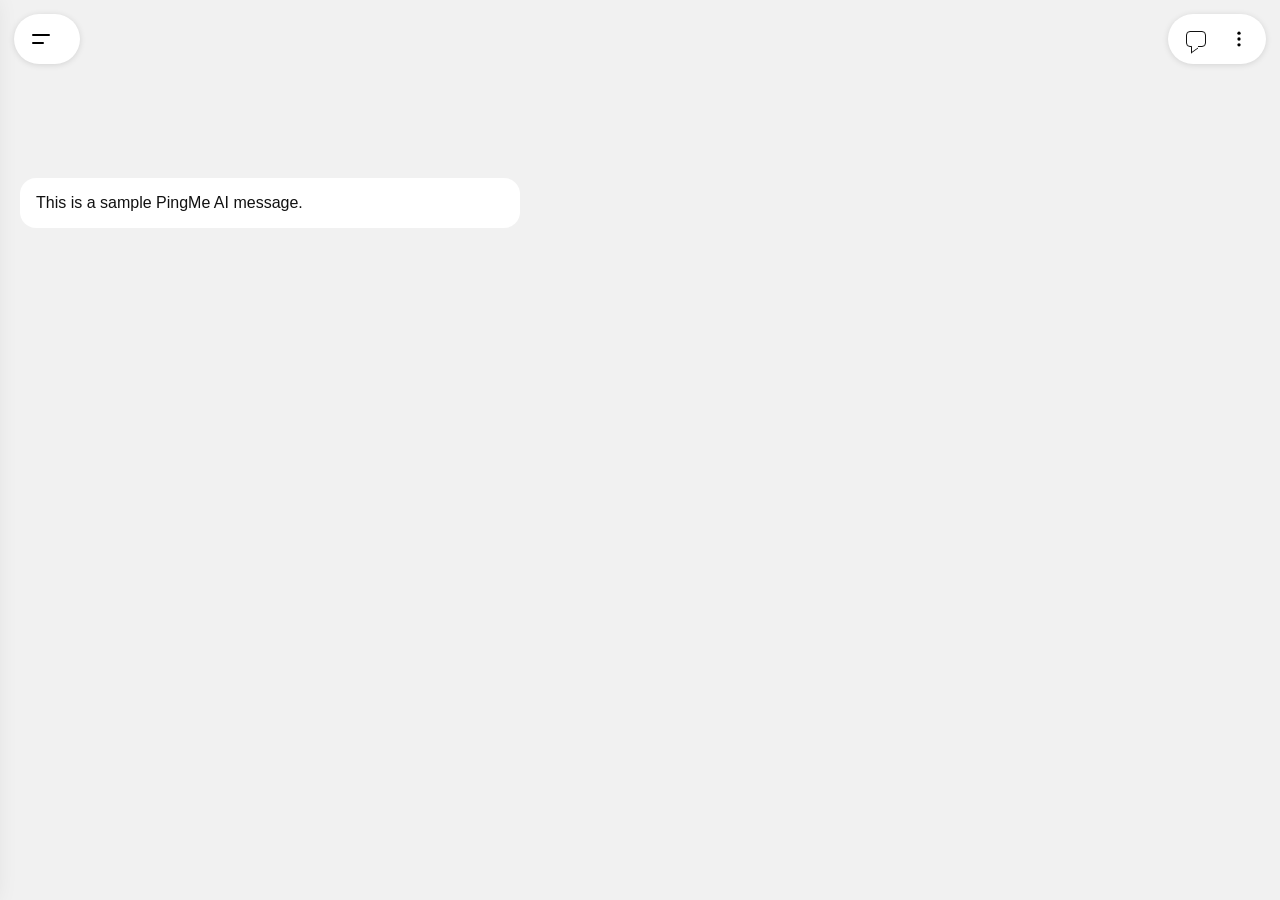
<file:  top-settings-pen.html>
<!DOCTYPE html>
<html lang="en">
<head>
<meta charset="UTF-8">
<meta name="viewport" content="width=device-width, initial-scale=1.0">
<title>PingMe AI - Top Settings</title>

<style>
*{
    box-sizing:border-box;
}

body{
    margin:0;
    background:#f1f1f1;
    font-family:Arial,sans-serif;
    color:#111;
}

/* TOP BAR */

.top-bar{
    display:flex;
    justify-content:space-between;
    padding:14px;
}

.pill{
    height:50px;
    background:#fff;
    border:0;
    border-radius:999px;
    box-shadow:0 1px 6px rgba(0,0,0,.12);
    cursor:pointer;
}

.left{
    width:66px;
    display:flex;
    flex-direction:column;
    justify-content:center;
    gap:6px;
    padding-left:18px;
}

.l{
    width:18px;
    height:2px;
    background:#000;
    border-radius:10px;
}

.l.s{
    width:12px;
}

.right{
    width:98px;
    display:flex;
    align-items:center;
    justify-content:space-around;
}


/* MESSAGE ICON */

.message-icon{
    width:20px;
    height:16px;
    border:1.8px solid #111;
    border-radius:4px;
    position:relative;
    display:block;
}

.message-icon:after{
    content:"";
    position:absolute;
    bottom:-5px;
    left:4px;
    width:6px;
    height:6px;
    border-left:1.8px solid #111;
    border-bottom:1.8px solid #111;
    transform:skewY(-35deg);
    background:#fff;
}


/* PEN ICON */

.pen-box{
    width:20px;
    height:20px;
    position:relative;
    display:block;
}

.pen-box:before{
    content:"";
    position:absolute;
    width:13px;
    height:6px;
    border:1.8px solid #111;
    border-radius:2px;
    transform:rotate(-45deg);
    left:3px;
    top:7px;
}

.pen-box:after{
    content:"";
    position:absolute;
    width:5px;
    height:5px;
    border-left:1.8px solid #111;
    border-bottom:1.8px solid #111;
    transform:rotate(-45deg);
    left:1px;
    top:12px;
}


/* COMMON PANEL */

.panel{
    position:fixed;
    top:74px;
    right:14px;
    width:310px;
    max-width:calc(100% - 28px);
    max-height:calc(100vh - 90px);
    overflow-y:auto;

    background:#fff;
    border-radius:18px;

    box-shadow:0 8px 35px rgba(0,0,0,.16);

    padding:10px;

    opacity:0;
    visibility:hidden;

    transform:translateY(-8px);

    transition:
        opacity .2s ease,
        transform .2s ease,
        visibility .2s ease;

    z-index:100;
}

.panel.show{
    opacity:1;
    visibility:visible;
    transform:translateY(0);
}


/* PANEL ITEM */

.panel-item{
    width:100%;
    border:0;
    background:transparent;

    display:flex;
    align-items:center;

    gap:12px;

    padding:11px 10px;

    border-radius:12px;

    cursor:pointer;
    text-align:left;
}

.panel-item:hover{
    background:#f5f5f5;
}

.panel-icon{
    width:25px;
    min-width:25px;
    height:25px;

    display:flex;
    align-items:center;
    justify-content:center;
}

.panel-icon svg{
    width:19px;
    height:19px;

    fill:none;
    stroke:#111;
    stroke-width:1.8;
    stroke-linecap:round;
    stroke-linejoin:round;
}

.panel-text{
    display:flex;
    flex-direction:column;
}

.panel-title{
    font-size:13px;
    font-weight:600;
}

.panel-description{
    margin-top:2px;
    color:#777;
    font-size:10px;
}


/* DIVIDER */

.panel-divider{
    height:1px;
    background:#e8e8e8;
    margin:7px 8px;
}


/* LEFT MENU */

.side-menu{
    position:fixed;
    top:0;
    left:0;

    width:280px;
    max-width:85%;
    height:100vh;

    background:#fff;

    box-shadow:5px 0 25px rgba(0,0,0,.12);

    transform:translateX(-105%);
    transition:.3s ease;

    z-index:200;

    padding:18px 14px;
}

.side-menu.show{
    transform:translateX(0);
}

.menu-title{
    font-size:18px;
    font-weight:700;
    margin-bottom:18px;
}

.menu-item{
    width:100%;
    border:0;
    background:transparent;

    display:flex;
    align-items:center;

    gap:13px;

    padding:13px 10px;

    border-radius:12px;

    cursor:pointer;
    text-align:left;
}

.menu-item:hover{
    background:#f5f5f5;
}

.menu-icon{
    width:25px;
    min-width:25px;
    height:25px;

    display:flex;
    align-items:center;
    justify-content:center;
}

.menu-icon svg{
    width:19px;
    height:19px;

    fill:none;
    stroke:#111;
    stroke-width:1.8;
    stroke-linecap:round;
    stroke-linejoin:round;
}

.menu-text{
    font-size:14px;
}

.close-menu{
    position:absolute;

    top:15px;
    right:12px;

    border:0;

    background:#f5f5f5;

    width:34px;
    height:34px;

    border-radius:50%;

    font-size:20px;

    cursor:pointer;
}


/* OVERLAY */

.overlay{
    position:fixed;
    inset:0;

    background:rgba(0,0,0,.15);

    opacity:0;
    visibility:hidden;

    transition:.2s;

    z-index:150;
}

.overlay.show{
    opacity:1;
    visibility:visible;
}


/* SAMPLE MESSAGE */

.message{
    margin:100px 20px;

    background:#fff;

    padding:16px;

    border-radius:16px;

    max-width:500px;
}


/* MOBILE */

@media(max-width:600px){

    .panel{
        top:70px;
        right:10px;
        width:calc(100% - 20px);
    }

    .side-menu{
        width:280px;
    }

}
</style>
</head>


<body>


<!-- ================================= -->
<!-- TOP BAR -->
<!-- ================================= -->

<div class="top-bar">

    <!-- LEFT MENU -->

    <button
        class="pill left"
        id="menuBtn">

        <span class="l"></span>
        <span class="l s"></span>

    </button>


    <!-- RIGHT -->

    <button
        class="pill right"
        id="topBtn">

        <!-- MESSAGE ICON -->

        <span
            class="message-icon"
            id="messageIcon">
        </span>


        <!-- PEN ICON -->

        <span
            class="pen-box"
            id="penIcon"
            style="display:none">
        </span>


        <!-- THREE DOTS -->

        <svg
            width="20"
            height="20"
            viewBox="0 0 24 24">

            <circle
                cx="12"
                cy="5"
                r="2"
                fill="black"/>

            <circle
                cx="12"
                cy="12"
                r="2"
                fill="black"/>

            <circle
                cx="12"
                cy="19"
                r="2"
                fill="black"/>

        </svg>

    </button>

</div>


<!-- ================================= -->
<!-- OVERLAY -->
<!-- ================================= -->

<div
    class="overlay"
    id="overlay">
</div>


<!-- ================================= -->
<!-- LEFT MENU -->
<!-- ================================= -->

<div
    class="side-menu"
    id="sideMenu">

    <button
        class="close-menu"
        id="closeMenu">

        ×

    </button>


    <div class="menu-title">
        PingMe
    </div>


    <!-- NEW CHAT -->

    <button class="menu-item">

        <span class="menu-icon">

            <svg viewBox="0 0 24 24">

                <path d="M12 5v14"/>
                <path d="M5 12h14"/>

            </svg>

        </span>

        <span class="menu-text">
            New Chat
        </span>

    </button>


    <!-- CHAT HISTORY -->

    <button class="menu-item">

        <span class="menu-icon">

            <svg viewBox="0 0 24 24">

                <path
                    d="M3 12a9 9 0 1 0 3-6.7"/>

                <path
                    d="M3 4v5h5"/>

                <path
                    d="M12 7v5l3 2"/>

            </svg>

        </span>

        <span class="menu-text">
            Chat History
        </span>

    </button>


    <!-- SEARCH CHATS -->

    <button class="menu-item">

        <span class="menu-icon">

            <svg viewBox="0 0 24 24">

                <circle
                    cx="11"
                    cy="11"
                    r="7"/>

                <path
                    d="m20 20-4-4"/>

            </svg>

        </span>

        <span class="menu-text">
            Search Chats
        </span>

    </button>


    <!-- SAVED CHATS -->

    <button class="menu-item">

        <span class="menu-icon">

            <svg viewBox="0 0 24 24">

                <path
                    d="M6 3h12a2 2 0 0 1 2 2v16l-8-4-8 4V5a2 2 0 0 1 2-2Z"/>

            </svg>

        </span>

        <span class="menu-text">
            Saved Chats
        </span>

    </button>


    <!-- SETTINGS -->

    <button class="menu-item">

        <span class="menu-icon">

            <svg viewBox="0 0 24 24">

                <circle
                    cx="12"
                    cy="12"
                    r="3"/>

                <path
                    d="M12 2v4M12 18v4M2 12h4M18 12h4"/>

            </svg>

        </span>

        <span class="menu-text">
            Settings
        </span>

    </button>


    <!-- HELP -->

    <button class="menu-item">

        <span class="menu-icon">

            <svg viewBox="0 0 24 24">

                <circle
                    cx="12"
                    cy="12"
                    r="9"/>

                <path
                    d="M9.5 9a2.5 2.5 0 1 1 4.2 1.8c-1.2 1-1.7 1.4-1.7 2.7"/>

                <circle
                    cx="12"
                    cy="17"
                    r="1"
                    fill="#111"
                    stroke="none"/>

            </svg>

        </span>

        <span class="menu-text">
            Help & Feedback
        </span>

    </button>

</div>


<!-- ================================= -->
<!-- SETTINGS PANEL -->
<!-- ================================= -->

<div
    class="panel"
    id="settingsPanel">


    <button class="panel-item">

        <span class="panel-icon">

            <svg viewBox="0 0 24 24">

                <rect
                    x="5"
                    y="7"
                    width="14"
                    height="11"
                    rx="2"/>

                <circle
                    cx="9"
                    cy="12"
                    r="1"/>

                <circle
                    cx="15"
                    cy="12"
                    r="1"/>

                <path
                    d="M12 7V4"/>

            </svg>

        </span>

        <span class="panel-text">

            <span class="panel-title">
                AI Model
            </span>

            <span class="panel-description">
                Choose your AI model
            </span>

        </span>

    </button>


    <button class="panel-item">

        <span class="panel-icon">

            <svg viewBox="0 0 24 24">

                <path
                    d="M4 5h16v11H8l-4 4V5Z"/>

            </svg>

        </span>

        <span class="panel-text">

            <span class="panel-title">
                Chat Options
            </span>

            <span class="panel-description">
                Customize your chat
            </span>

        </span>

    </button>


    <button class="panel-item">

        <span class="panel-icon">

            <svg viewBox="0 0 24 24">

                <rect
                    x="5"
                    y="3"
                    width="14"
                    height="18"
                    rx="2"/>

                <path d="M8 8h8"/>
                <path d="M8 12h8"/>
                <path d="M8 16h5"/>

            </svg>

        </span>

        <span class="panel-text">

            <span class="panel-title">
                Temporary Chat
            </span>

            <span class="panel-description">
                Don't save this conversation
            </span>

        </span>

    </button>


    <button class="panel-item">

        <span class="panel-icon">

            <svg viewBox="0 0 24 24">

                <path
                    d="M5 3h10l4 4v14H5V3Z"/>

                <path
                    d="M9 12h6M9 16h4"/>

            </svg>

        </span>

        <span class="panel-text">

            <span class="panel-title">
                Chat Name
            </span>

            <span class="panel-description">
                Rename this conversation
            </span>

        </span>

    </button>


    <div class="panel-divider"></div>


    <button class="panel-item">

        <span class="panel-icon">

            <svg viewBox="0 0 24 24">

                <circle
                    cx="12"
                    cy="12"
                    r="8"/>

                <path d="M12 4v16"/>
                <path d="M4 12h16"/>

            </svg>

        </span>

        <span class="panel-text">

            <span class="panel-title">
                Appearance
            </span>

            <span class="panel-description">
                Light, dark and system
            </span>

        </span>

    </button>


    <button class="panel-item">

        <span class="panel-icon">

            <svg viewBox="0 0 24 24">

                <circle
                    cx="12"
                    cy="12"
                    r="9"/>

                <path d="M3 12h18"/>
                <path d="M12 3c3 3 3 15 0 18"/>
                <path d="M12 3c-3 3-3 15 0 18"/>

            </svg>

        </span>

        <span class="panel-text">

            <span class="panel-title">
                Language
            </span>

            <span class="panel-description">
                Choose your language
            </span>

        </span>

    </button>


    <button class="panel-item">

        <span class="panel-icon">

            <svg viewBox="0 0 24 24">

                <rect
                    x="9"
                    y="3"
                    width="6"
                    height="11"
                    rx="3"/>

                <path d="M5 11a7 7 0 0 0 14 0"/>
                <path d="M12 18v3"/>
                <path d="M8 21h8"/>

            </svg>

        </span>

        <span class="panel-text">

            <span class="panel-title">
                Voice
            </span>

            <span class="panel-description">
                Voice preferences
            </span>

        </span>

    </button>


    <button class="panel-item">

        <span class="panel-icon">

            <svg viewBox="0 0 24 24">

                <circle
                    cx="12"
                    cy="8"
                    r="3"/>

                <path
                    d="M5 21a7 7 0 0 1 14 0"/>

            </svg>

        </span>

        <span class="panel-text">

            <span class="panel-title">
                Personalization
            </span>

            <span class="panel-description">
                Customize your experience
            </span>

        </span>

    </button>


    <button class="panel-item">

        <span class="panel-icon">

            <svg viewBox="0 0 24 24">

                <rect
                    x="5"
                    y="4"
                    width="14"
                    height="16"
                    rx="2"/>

                <path d="M8 8h8"/>
                <path d="M8 12h6"/>
                <path d="M8 16h4"/>

            </svg>

        </span>

        <span class="panel-text">

            <span class="panel-title">
                Memory
            </span>

            <span class="panel-description">
                Manage saved information
            </span>

        </span>

    </button>


    <button class="panel-item">

        <span class="panel-icon">

            <svg viewBox="0 0 24 24">

                <path
                    d="M18 9a6 6 0 0 0-12 0c0 7-3 7-3 9h18c0-2-3-2-3-9"/>

                <path d="M10 21h4"/>

            </svg>

        </span>

        <span class="panel-text">

            <span class="panel-title">
                Notifications
            </span>

            <span class="panel-description">
                Notification settings
            </span>

        </span>

    </button>


    <button class="panel-item">

        <span class="panel-icon">

            <svg viewBox="0 0 24 24">

                <rect
                    x="5"
                    y="10"
                    width="14"
                    height="10"
                    rx="2"/>

                <path
                    d="M8 10V7a4 4 0 0 1 8 0v3"/>

            </svg>

        </span>

        <span class="panel-text">

            <span class="panel-title">
                Privacy & Data
            </span>

            <span class="panel-description">
                Control your data
            </span>

        </span>

    </button>


    <button class="panel-item">

        <span class="panel-icon">

            <svg viewBox="0 0 24 24">

                <circle
                    cx="7"
                    cy="12"
                    r="3"/>

                <circle
                    cx="17"
                    cy="7"
                    r="3"/>

                <circle
                    cx="17"
                    cy="17"
                    r="3"/>

                <path
                    d="M9.5 10.5 14.5 8.5M9.5 13.5 14.5 15.5"/>

            </svg>

        </span>

        <span class="panel-text">

            <span class="panel-title">
                API / AI Connection
            </span>

            <span class="panel-description">
                Manage AI connection
            </span>

        </span>

    </button>


    <button class="panel-item">

        <span class="panel-icon">

            <svg viewBox="0 0 24 24">

                <circle
                    cx="12"
                    cy="12"
                    r="9"/>

                <path d="M12 11v6"/>

                <circle
                    cx="12"
                    cy="7"
                    r="1"
                    fill="#111"
                    stroke="none"/>

            </svg>

        </span>

        <span class="panel-text">

            <span class="panel-title">
                About PingMe
            </span>

            <span class="panel-description">
                App information
            </span>

        </span>

    </button>

</div>


<!-- ================================= -->
<!-- PEN PANEL -->
<!-- ONLY 2 OPTIONS -->
<!-- ================================= -->

<div
    class="panel"
    id="penPanel">


    <!-- COPY MESSAGE -->

    <button
        class="panel-item"
        id="copyMessageBtn">

        <span class="panel-icon">

            <svg viewBox="0 0 24 24">

                <rect
                    x="8"
                    y="8"
                    width="11"
                    height="11"
                    rx="2"/>

                <path
                    d="M16 8V6a2 2 0 0 0-2-2H6a2 2 0 0 0-2 2v8a2 2 0 0 0 2 2h2"/>

            </svg>

        </span>

        <span class="panel-text">

            <span class="panel-title">
                Copy Message
            </span>

            <span class="panel-description">
                Copy this message
            </span>

        </span>

    </button>


    <!-- EDIT MESSAGE -->

    <button
        class="panel-item"
        id="editMessageBtn">

        <span class="panel-icon">

            <svg viewBox="0 0 24 24">

                <path
                    d="M4 20h4L19 9a2.1 2.1 0 0 0-3-3L5 17v3Z"/>

                <path
                    d="M14 7l3 3"/>

            </svg>

        </span>

        <span class="panel-text">

            <span class="panel-title">
                Edit Message
            </span>

            <span class="panel-description">
                Edit this message
            </span>

        </span>

    </button>

</div>


<!-- ================================= -->
<!-- SAMPLE MESSAGE -->
<!-- ================================= -->

<div
    class="message"
    id="sampleMessage">

    This is a sample PingMe AI message.

</div>


<script>

/* ELEMENTS */

const menuBtn =
    document.getElementById("menuBtn");

const sideMenu =
    document.getElementById("sideMenu");

const closeMenu =
    document.getElementById("closeMenu");

const overlay =
    document.getElementById("overlay");

const topBtn =
    document.getElementById("topBtn");

const settingsPanel =
    document.getElementById("settingsPanel");

const penPanel =
    document.getElementById("penPanel");

const messageIcon =
    document.getElementById("messageIcon");

const penIcon =
    document.getElementById("penIcon");

const copyMessageBtn =
    document.getElementById("copyMessageBtn");

const editMessageBtn =
    document.getElementById("editMessageBtn");

const sampleMessage =
    document.getElementById("sampleMessage");


/* ================================= */
/* LEFT MENU */
/* ================================= */

menuBtn.addEventListener(
    "click",
    function(e){

        e.stopPropagation();

        sideMenu.classList.add("show");

        overlay.classList.add("show");

        settingsPanel.classList.remove("show");

        penPanel.classList.remove("show");

    }
);


/* CLOSE MENU */

closeMenu.addEventListener(
    "click",
    function(){

        sideMenu.classList.remove("show");

        overlay.classList.remove("show");

    }
);


/* OVERLAY */

overlay.addEventListener(
    "click",
    function(){

        sideMenu.classList.remove("show");

        overlay.classList.remove("show");

    }
);


/* ================================= */
/* TOP RIGHT BUTTON */
/* ================================= */

topBtn.addEventListener(
    "click",
    function(e){

        e.stopPropagation();

        /*
        MESSAGE ICON
        = SETTINGS
        */

        if(
            messageIcon.style.display !== "none"
        ){

            settingsPanel.classList.toggle("show");

            penPanel.classList.remove("show");

        }

        /*
        PEN ICON
        = COPY + EDIT
        */

        else{

            penPanel.classList.toggle("show");

            settingsPanel.classList.remove("show");

        }

    }
);


/* ================================= */
/* OUTSIDE CLICK */
/* ================================= */

document.addEventListener(
    "click",
    function(e){

        if(
            !topBtn.contains(e.target) &&
            !settingsPanel.contains(e.target) &&
            !penPanel.contains(e.target)
        ){

            settingsPanel.classList.remove("show");

            penPanel.classList.remove("show");

        }

    }
);


/* ================================= */
/* COPY MESSAGE */
/* ================================= */

copyMessageBtn.addEventListener(
    "click",
    function(e){

        e.stopPropagation();

        const text =
            sampleMessage.innerText;

        navigator.clipboard.writeText(text)
        .then(
            function(){

                const title =
                    copyMessageBtn.querySelector(
                        ".panel-title"
                    );

                title.textContent =
                    "Copied!";

                setTimeout(
                    function(){

                        title.textContent =
                            "Copy Message";

                    },
                    1200
                );

            }
        );

    }
);


/* ================================= */
/* EDIT MESSAGE */
/* ================================= */

editMessageBtn.addEventListener(
    "click",
    function(e){

        e.stopPropagation();

        const oldText =
            sampleMessage.innerText;

        const newText =
            prompt(
                "Edit message:",
                oldText
            );

        if(
            newText !== null &&
            newText.trim() !== ""
        ){

            sampleMessage.innerText =
                newText;

        }

        penPanel.classList.remove("show");

    }
);


/* ================================= */
/* DEMO */
/*
   এই sample-এ message icon থেকে
   pen icon দেখানোর জন্য নিচের অংশটি
   test হিসেবে রাখা হয়েছে।

   তিন-ডট অংশে right-click করলে
   pen icon দেখা যাবে।
*/
/* ================================= */

topBtn.addEventListener(
    "contextmenu",
    function(e){

        e.preventDefault();

        messageIcon.style.display =
            "none";

        penIcon.style.display =
            "block";

        settingsPanel.classList.remove("show");

        penPanel.classList.remove("show");

    }
);

</script>

</body>
</html>
</file>
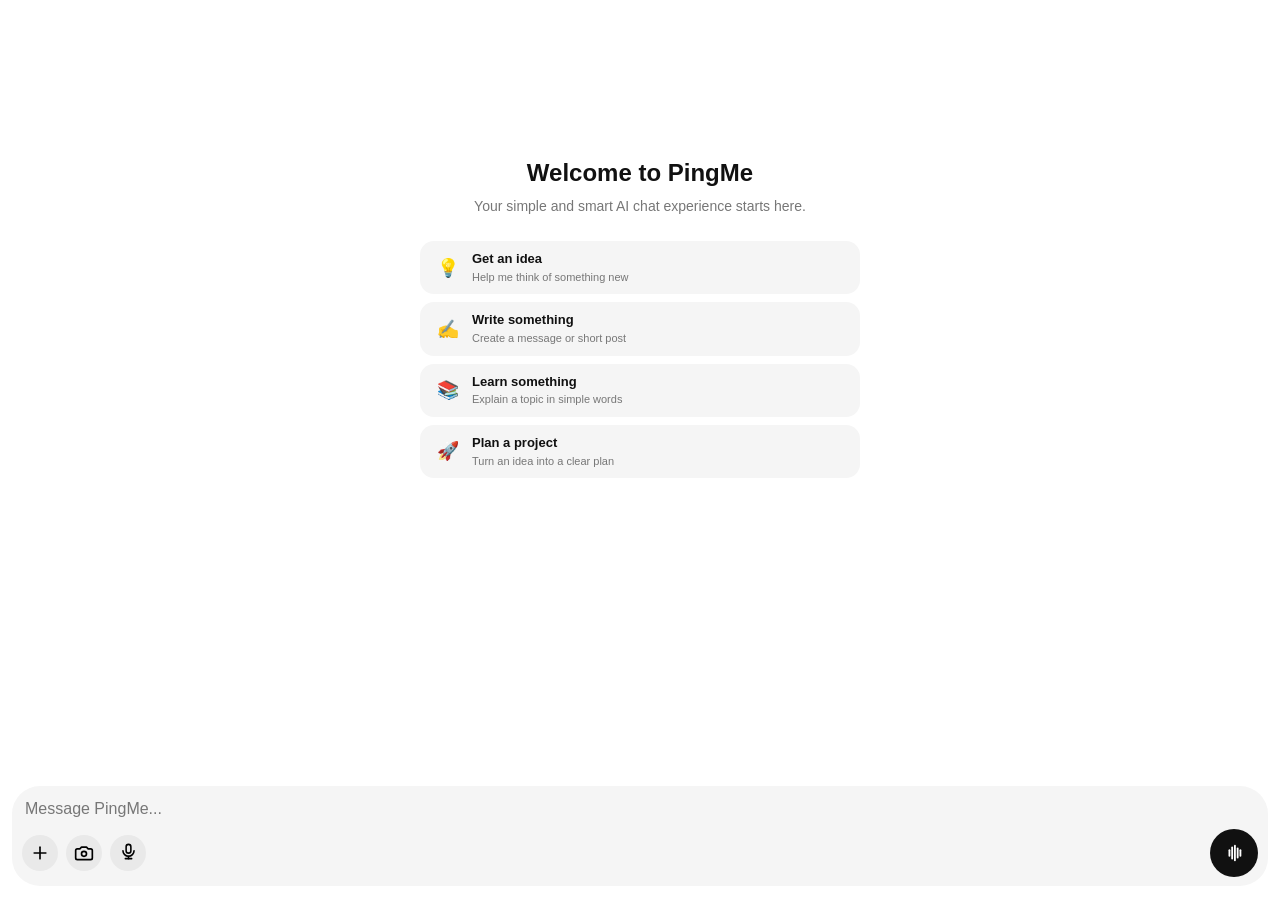
<file: final.html>
<!DOCTYPE html>
<html lang="bn">
<head>
<meta charset="UTF-8">
<meta name="viewport" content="width=device-width, initial-scale=1.0">

<title>PingMe Basic Input Sample</title>

<style>
*{
    box-sizing:border-box;
}

body{
    margin:0;
    background:#ffffff;
    font-family:Arial, sans-serif;
    min-height:100vh;
    display:flex;
    flex-direction:column;
}

.chat-area{
    flex:1;
    padding:20px;
    overflow-y:auto;
}


/* =========================
   WELCOME MESSAGE
========================= */

.welcome-message{
    max-width:650px;
    margin:13vh auto 0;
    text-align:center;
    padding:20px;
}

.welcome-title{
    margin:0;
    color:#111111;
    font-size:24px;
    font-weight:600;
    line-height:1.3;
}

.welcome-text{
    margin:8px 0 0;
    color:#777777;
    font-size:14px;
    line-height:1.5;
}


/* =========================
   SMALL SUGGESTION LINES
========================= */

.suggestions{
    margin-top:24px;

    display:flex;
    flex-direction:column;

    gap:8px;

    width:100%;
    max-width:440px;

    margin-left:auto;
    margin-right:auto;

    text-align:left;
}

.suggestion-card{
    width:100%;

    min-height:48px;

    border:none;
    border-radius:14px;

    background:#f5f5f5;

    padding:10px 14px;

    cursor:pointer;

    display:flex;
    align-items:center;

    text-align:left;

    transition:
        background .22s ease,
        transform .22s ease,
        opacity .22s ease;
}

.suggestion-card:hover{
    background:#eeeeee;
}

.suggestion-card:active{
    transform:scale(.98);
}

.suggestion-icon{
    width:28px;
    min-width:28px;

    font-size:18px;
    line-height:1;

    display:flex;
    align-items:center;
    justify-content:center;

    margin-right:10px;
}

.suggestion-title{
    color:#111111;
    font-size:13px;
    font-weight:600;
    line-height:1.3;
}

.suggestion-description{
    margin-top:2px;

    color:#777777;

    font-size:11px;
    line-height:1.3;
}


/* =========================
   CHANGE ANIMATION
========================= */

.suggestion-card.changing{
    opacity:0;
    transform:translateY(7px);
}


/* =========================
   INPUT AREA
========================= */

.input-area{
    padding:10px 12px 14px;
    background:#ffffff;
}

.input-card{
    width:100%;
    background:#f5f5f5;
    border-radius:28px;
    padding:10px 10px 9px;
    position:relative;

    transition:
        border-radius .35s cubic-bezier(.22,1,.36,1),
        padding .35s cubic-bezier(.22,1,.36,1),
        transform .35s cubic-bezier(.22,1,.36,1),
        box-shadow .35s ease;
}

.input-card:focus-within{
    border-radius:20px;
    padding-top:24px;
    padding-bottom:20px;
    transform:translateY(-6px);
    box-shadow:0 7px 24px rgba(0,0,0,.09);
}

.input-row{
    display:flex;
    align-items:flex-end;
}

.input{
    flex:1;
    border:none;
    outline:none;
    resize:none;
    background:transparent;
    color:#111111;
    font-size:16px;
    line-height:22px;

    min-height:24px;
    max-height:130px;

    padding:2px 3px;
    font-family:inherit;

    transition:height .18s ease;
}

.input::placeholder{
    color:#777777;
}

.action-row{
    display:flex;
    align-items:center;
    justify-content:space-between;
    margin-top:7px;
}

.left-actions{
    display:flex;
    align-items:center;
    gap:8px;
}


/* =========================
   BUTTONS
========================= */

.plus-button,
.camera-button,
.small-mic-button{
    width:36px;
    height:36px;
    border:none;
    border-radius:50%;
    background:#e9e9e9;

    display:flex;
    align-items:center;
    justify-content:center;

    cursor:pointer;

    transition:
        background .25s ease,
        transform .2s ease;
}

.plus-button:active,
.camera-button:active,
.small-mic-button:active{
    transform:scale(.9);
}

.plus-button svg{
    width:20px;
    height:20px;
}

.camera-button svg{
    width:20px;
    height:20px;
}

.small-mic-button svg{
    width:19px;
    height:19px;
}


/* =========================
   PLUS MENU
========================= */

.plus-menu{
    position:absolute;

    left:10px;
    bottom:64px;

    width:230px;

    padding:8px;

    background:#ffffff;
    border-radius:20px;

    display:flex;
    flex-direction:column;
    gap:6px;

    box-shadow:
        0 8px 28px rgba(0,0,0,.14);

    border:1px solid #eeeeee;

    opacity:0;
    visibility:hidden;
    pointer-events:none;

    transform:translateY(18px);

    transition:
        opacity .25s ease,
        transform .35s cubic-bezier(.16,1,.3,1),
        visibility .25s ease;
}

.plus-menu.show{
    opacity:1;
    visibility:visible;
    pointer-events:auto;

    transform:translateY(0);
}


/* =========================
   PLUS OPTIONS
========================= */

.plus-option{
    width:100%;
    min-height:54px;

    border:none;
    background:#f7f7f7;
    color:#111111;

    border-radius:14px;

    padding:8px 12px;

    display:flex;
    flex-direction:row;
    align-items:center;
    justify-content:flex-start;

    gap:12px;

    font-size:13px;
    font-family:inherit;

    cursor:pointer;

    opacity:0;
    transform:translateY(8px);

    transition:
        background .2s ease,
        opacity .22s ease,
        transform .25s ease;
}

.plus-menu.show .plus-option{
    opacity:1;
    transform:translateY(0);
}

.plus-menu.show .plus-option:nth-child(1){
    transition-delay:.03s;
}

.plus-menu.show .plus-option:nth-child(2){
    transition-delay:.07s;
}

.plus-menu.show .plus-option:nth-child(3){
    transition-delay:.11s;
}

.plus-menu.show .plus-option:nth-child(4){
    transition-delay:.15s;
}

.plus-option:active{
    background:#eeeeee;
    transform:scale(.98);
}

.plus-option svg{
    width:21px;
    height:21px;
    flex-shrink:0;
}


/* =========================
   UPDATE MODEL
========================= */

.update-model-icon{
    width:21px;
    height:21px;

    display:flex;
    align-items:center;
    justify-content:center;

    font-size:19px;
    line-height:1;
}


/* =========================
   SMALL MIC
========================= */

.mic-normal{
    display:block;
}

.small-mic-button.recording{
    background:#eeeeee;
}

.small-mic-button.recording .mic-normal{
    display:none;
}

.voice-bars{
    display:none;
    align-items:center;
    justify-content:center;
    gap:2px;
    height:20px;
}

.small-mic-button.recording .voice-bars{
    display:flex;
}

.voice-bars span{
    width:2.5px;
    height:7px;
    border-radius:5px;
    background:#111111;

    animation:
        voiceWave .7s ease-in-out infinite alternate;
}

.voice-bars span:nth-child(2){
    animation-delay:.12s;
}

.voice-bars span:nth-child(3){
    animation-delay:.24s;
}

.voice-bars span:nth-child(4){
    animation-delay:.36s;
}

.voice-bars span:nth-child(5){
    animation-delay:.48s;
}

@keyframes voiceWave{

    from{
        height:5px;
    }

    to{
        height:18px;
    }

}


/* =========================
   VOICE / SEND
========================= */

.voice-send-button{
    width:48px;
    height:48px;

    border:none;
    border-radius:50%;

    background:#111111;
    color:#ffffff;

    display:flex;
    align-items:center;
    justify-content:center;

    cursor:pointer;

    transition:transform .25s ease;
}

.voice-send-button:active{
    transform:scale(.88);
}

.voice-icon{
    display:flex;
    align-items:center;
    justify-content:center;
}

.voice-icon svg{
    width:22px;
    height:22px;
}

.send-icon{
    display:none;
}

.send-icon svg{
    width:22px;
    height:22px;
}

.voice-send-button.active .voice-icon{
    display:none;
}

.voice-send-button.active .send-icon{
    display:flex;
    align-items:center;
    justify-content:center;
}


/* =========================
   MOBILE
========================= */

@media(max-width:480px){

    .input-area{
        padding-left:9px;
        padding-right:9px;
    }

    .input-card{
        border-radius:26px;
    }

    .voice-send-button{
        width:47px;
        height:47px;
    }

    .plus-menu{
        left:8px;
        bottom:62px;
        width:230px;
    }

    .plus-option{
        min-height:52px;
        font-size:12px;
    }

    .welcome-message{
        margin-top:12vh;
        padding:15px;
    }

    .welcome-title{
        font-size:22px;
    }

    .welcome-text{
        font-size:13px;
    }

    .suggestions{
        margin-top:22px;
        gap:7px;
        max-width:100%;
    }

    .suggestion-card{
        min-height:46px;
        padding:9px 12px;
        border-radius:13px;
    }

    .suggestion-icon{
        width:26px;
        min-width:26px;
        font-size:17px;
        margin-right:8px;
    }

    .suggestion-title{
        font-size:12px;
    }

    .suggestion-description{
        font-size:10px;
    }

}
</style>
</head>

<body>

<div class="chat-area">

    <!-- WELCOME MESSAGE -->

    <div class="welcome-message">

        <h1 class="welcome-title">
            Welcome to PingMe<span id="welcomeName"></span>
        </h1>

        <p class="welcome-text">
            Your simple and smart AI chat experience starts here.
        </p>


        <!-- SMALL SUGGESTION LINES -->

        <div class="suggestions" id="suggestions">

            <button class="suggestion-card">

                <div class="suggestion-icon">
                    💡
                </div>

                <div>
                    <div class="suggestion-title">
                        Get an idea
                    </div>

                    <div class="suggestion-description">
                        Help me think of something new
                    </div>
                </div>

            </button>


            <button class="suggestion-card">

                <div class="suggestion-icon">
                    ✍️
                </div>

                <div>
                    <div class="suggestion-title">
                        Write something
                    </div>

                    <div class="suggestion-description">
                        Create a message or short post
                    </div>
                </div>

            </button>


            <button class="suggestion-card">

                <div class="suggestion-icon">
                    📚
                </div>

                <div>
                    <div class="suggestion-title">
                        Learn something
                    </div>

                    <div class="suggestion-description">
                        Explain a topic in simple words
                    </div>
                </div>

            </button>


            <button class="suggestion-card">

                <div class="suggestion-icon">
                    🚀
                </div>

                <div>
                    <div class="suggestion-title">
                        Plan a project
                    </div>

                    <div class="suggestion-description">
                        Turn an idea into a clear plan
                    </div>
                </div>

            </button>

        </div>

    </div>

</div>


<div class="input-area">

    <div class="input-card">


        <!-- PLUS MENU -->

        <div id="plusMenu" class="plus-menu">


            <!-- FILE -->

            <button class="plus-option">

                <svg
                    viewBox="0 0 24 24"
                    fill="none"
                    stroke="black"
                    stroke-width="2"
                    stroke-linecap="round"
                    stroke-linejoin="round"
                >
                    <path d="M13 2H6a2 2 0 0 0-2 2v16a2 2 0 0 0 2 2h12a2 2 0 0 0 2-2V9z"/>
                    <path d="M13 2v7h7"/>
                </svg>

                <span>File</span>

            </button>


            <!-- PHOTO -->

            <button class="plus-option">

                <svg
                    viewBox="0 0 24 24"
                    fill="none"
                    stroke="black"
                    stroke-width="2"
                    stroke-linecap="round"
                    stroke-linejoin="round"
                >
                    <rect
                        x="3"
                        y="3"
                        width="18"
                        height="18"
                        rx="3"
                    />

                    <circle
                        cx="8.5"
                        cy="8.5"
                        r="1.5"
                    />

                    <path d="M21 15l-5-5L5 21"/>
                </svg>

                <span>Photo</span>

            </button>


            <!-- CAMERA -->

            <button class="plus-option">

                <svg
                    viewBox="0 0 24 24"
                    fill="none"
                    stroke="black"
                    stroke-width="2"
                    stroke-linecap="round"
                    stroke-linejoin="round"
                >
                    <path d="M4 7h3l2-2h6l2 2h3a2 2 0 0 1 2 2v9a2 2 0 0 1-2 2H4a2 2 0 0 1-2-2V9a2 2 0 0 1 2-2z"/>

                    <circle
                        cx="12"
                        cy="13"
                        r="3"
                    />
                </svg>

                <span>Camera</span>

            </button>


            <!-- UPDATE MODEL -->

            <button class="plus-option">

                <span class="update-model-icon">
                    🔄
                </span>

                <span>Update Model</span>

            </button>

        </div>


        <!-- INPUT -->

        <div class="input-row">

            <textarea
                id="chatInput"
                class="input"
                rows="1"
                placeholder="Message PingMe..."
            ></textarea>

        </div>


        <!-- ACTIONS -->

        <div class="action-row">

            <div class="left-actions">


                <!-- PLUS -->

                <button
                    id="plusButton"
                    class="plus-button"
                    aria-label="Add"
                >

                    <svg
                        viewBox="0 0 24 24"
                        fill="none"
                        stroke="black"
                        stroke-width="2"
                        stroke-linecap="round"
                    >
                        <path d="M12 5v14"/>
                        <path d="M5 12h14"/>
                    </svg>

                </button>


                <!-- CAMERA -->

                <button
                    id="cameraButton"
                    class="camera-button"
                    aria-label="Camera"
                >

                    <svg
                        viewBox="0 0 24 24"
                        fill="none"
                        stroke="black"
                        stroke-width="2"
                        stroke-linecap="round"
                        stroke-linejoin="round"
                    >
                        <path d="M4 7h3l2-2h6l2 2h3a2 2 0 0 1 2 2v9a2 2 0 0 1-2 2H4a2 2 0 0 1-2-2V9a2 2 0 0 1 2-2z"/>

                        <circle
                            cx="12"
                            cy="13"
                            r="3"
                        />
                    </svg>

                </button>


                <!-- SMALL MIC -->

                <button
                    id="smallMicButton"
                    class="small-mic-button"
                    aria-label="Voice input"
                >

                    <span class="mic-normal">

                        <svg
                            viewBox="0 0 24 24"
                            fill="none"
                            stroke="black"
                            stroke-width="2"
                            stroke-linecap="round"
                            stroke-linejoin="round"
                        >
                            <rect
                                x="9"
                                y="3"
                                width="6"
                                height="11"
                                rx="3"
                            />

                            <path d="M5 11a7 7 0 0 0 14 0"/>

                            <path d="M12 18v3"/>

                            <path d="M8 21h8"/>
                        </svg>

                    </span>


                    <span class="voice-bars">
                        <span></span>
                        <span></span>
                        <span></span>
                        <span></span>
                        <span></span>
                    </span>

                </button>

            </div>


            <!-- VOICE / SEND -->

            <button
                id="voiceSendButton"
                class="voice-send-button"
                aria-label="Voice or Send"
            >

                <span class="voice-icon">

                    <svg
                        viewBox="0 0 24 24"
                        fill="none"
                        stroke="white"
                        stroke-width="2"
                        stroke-linecap="round"
                    >
                        <path d="M7 9v6"/>
                        <path d="M10 6v12"/>
                        <path d="M13 4v16"/>
                        <path d="M16 7v10"/>
                        <path d="M19 9v6"/>
                    </svg>

                </span>


                <span class="send-icon">

                    <svg
                        viewBox="0 0 24 24"
                        fill="none"
                        stroke="white"
                        stroke-width="2"
                        stroke-linecap="round"
                        stroke-linejoin="round"
                    >
                        <path d="M12 19V5"/>
                        <path d="M6 11l6-6 6 6"/>
                    </svg>

                </span>

            </button>

        </div>

    </div>

</div>


<script>

const input =
    document.getElementById("chatInput");

const voiceSendButton =
    document.getElementById("voiceSendButton");

const plusButton =
    document.getElementById("plusButton");

const plusMenu =
    document.getElementById("plusMenu");

const smallMicButton =
    document.getElementById("smallMicButton");

const welcomeName =
    document.getElementById("welcomeName");


/* =========================
   FUTURE USER NAME SYSTEM
========================= */

const currentUserName =
    localStorage.getItem("pingme_user_name") || "";

if(currentUserName){

    welcomeName.textContent =
        ", " + currentUserName;

}


/* =========================
   INFINITE SUGGESTIONS
========================= */

const suggestionPool = [

    {
        icon:"🤖",
        title:"Ask about AI",
        description:"Discover something interesting about AI"
    },

    {
        icon:"📝",
        title:"Improve my writing",
        description:"Make my text clearer and better"
    },

    {
        icon:"💻",
        title:"Help with coding",
        description:"Build or fix something with code"
    },

    {
        icon:"🌍",
        title:"Explore the world",
        description:"Tell me something fascinating"
    },

    {
        icon:"🎯",
        title:"Set a goal",
        description:"Help me create a simple plan"
    },

    {
        icon:"🧠",
        title:"Explain an idea",
        description:"Break down something complicated"
    },

    {
        icon:"💼",
        title:"Business ideas",
        description:"Give me ideas for a project"
    },

    {
        icon:"🎨",
        title:"Create something",
        description:"Help me turn an idea into reality"
    },

    {
        icon:"🔍",
        title:"Find an answer",
        description:"Help me understand a question"
    },

    {
        icon:"📱",
        title:"Build an app",
        description:"Plan a useful app from scratch"
    },

    {
        icon:"🔥",
        title:"Give me a challenge",
        description:"Try something fun and creative"
    },

    {
        icon:"✨",
        title:"Surprise me",
        description:"Show me something unexpected"
    }

];


const suggestionCards =
    document.querySelectorAll(
        ".suggestion-card"
    );


let suggestionIndex = 0;


suggestionCards.forEach(
    function(card){

        card.addEventListener(
            "click",
            function(){

                card.classList.add(
                    "changing"
                );


                setTimeout(
                    function(){

                        const item =
                            suggestionPool[
                                suggestionIndex %
                                suggestionPool.length
                            ];


                        card.querySelector(
                            ".suggestion-icon"
                        ).textContent =
                            item.icon;


                        card.querySelector(
                            ".suggestion-title"
                        ).textContent =
                            item.title;


                        card.querySelector(
                            ".suggestion-description"
                        ).textContent =
                            item.description;


                        suggestionIndex++;


                        card.classList.remove(
                            "changing"
                        );

                    },
                    220
                );

            }
        );

    }
);


/* =========================
   TEXT INPUT
========================= */

input.addEventListener(
    "input",
    function(){

        if(input.value.trim() !== ""){

            voiceSendButton.classList.add(
                "active"
            );

        }else{

            voiceSendButton.classList.remove(
                "active"
            );

        }

        input.style.height = "auto";

        const newHeight =
            Math.min(
                input.scrollHeight,
                130
            );

        input.style.height =
            newHeight + "px";

    }
);


/* =========================
   PLUS MENU
========================= */

plusButton.addEventListener(
    "click",
    function(){

        plusMenu.classList.toggle(
            "show"
        );

    }
);


/* =========================
   SMALL MIC
========================= */

smallMicButton.addEventListener(
    "click",
    function(){

        smallMicButton.classList.toggle(
            "recording"
        );

    }
);


/* =========================
   VOICE / SEND
========================= */

voiceSendButton.addEventListener(
    "click",
    function(){

        if(input.value.trim() !== ""){

            alert(
                "Send button pressed."
            );

            input.value = "";

            input.dispatchEvent(
                new Event("input")
            );

        }else{

            alert(
                "Voice option pressed."
            );

        }

    }
);

</script>

</body>
</html>
</file>
